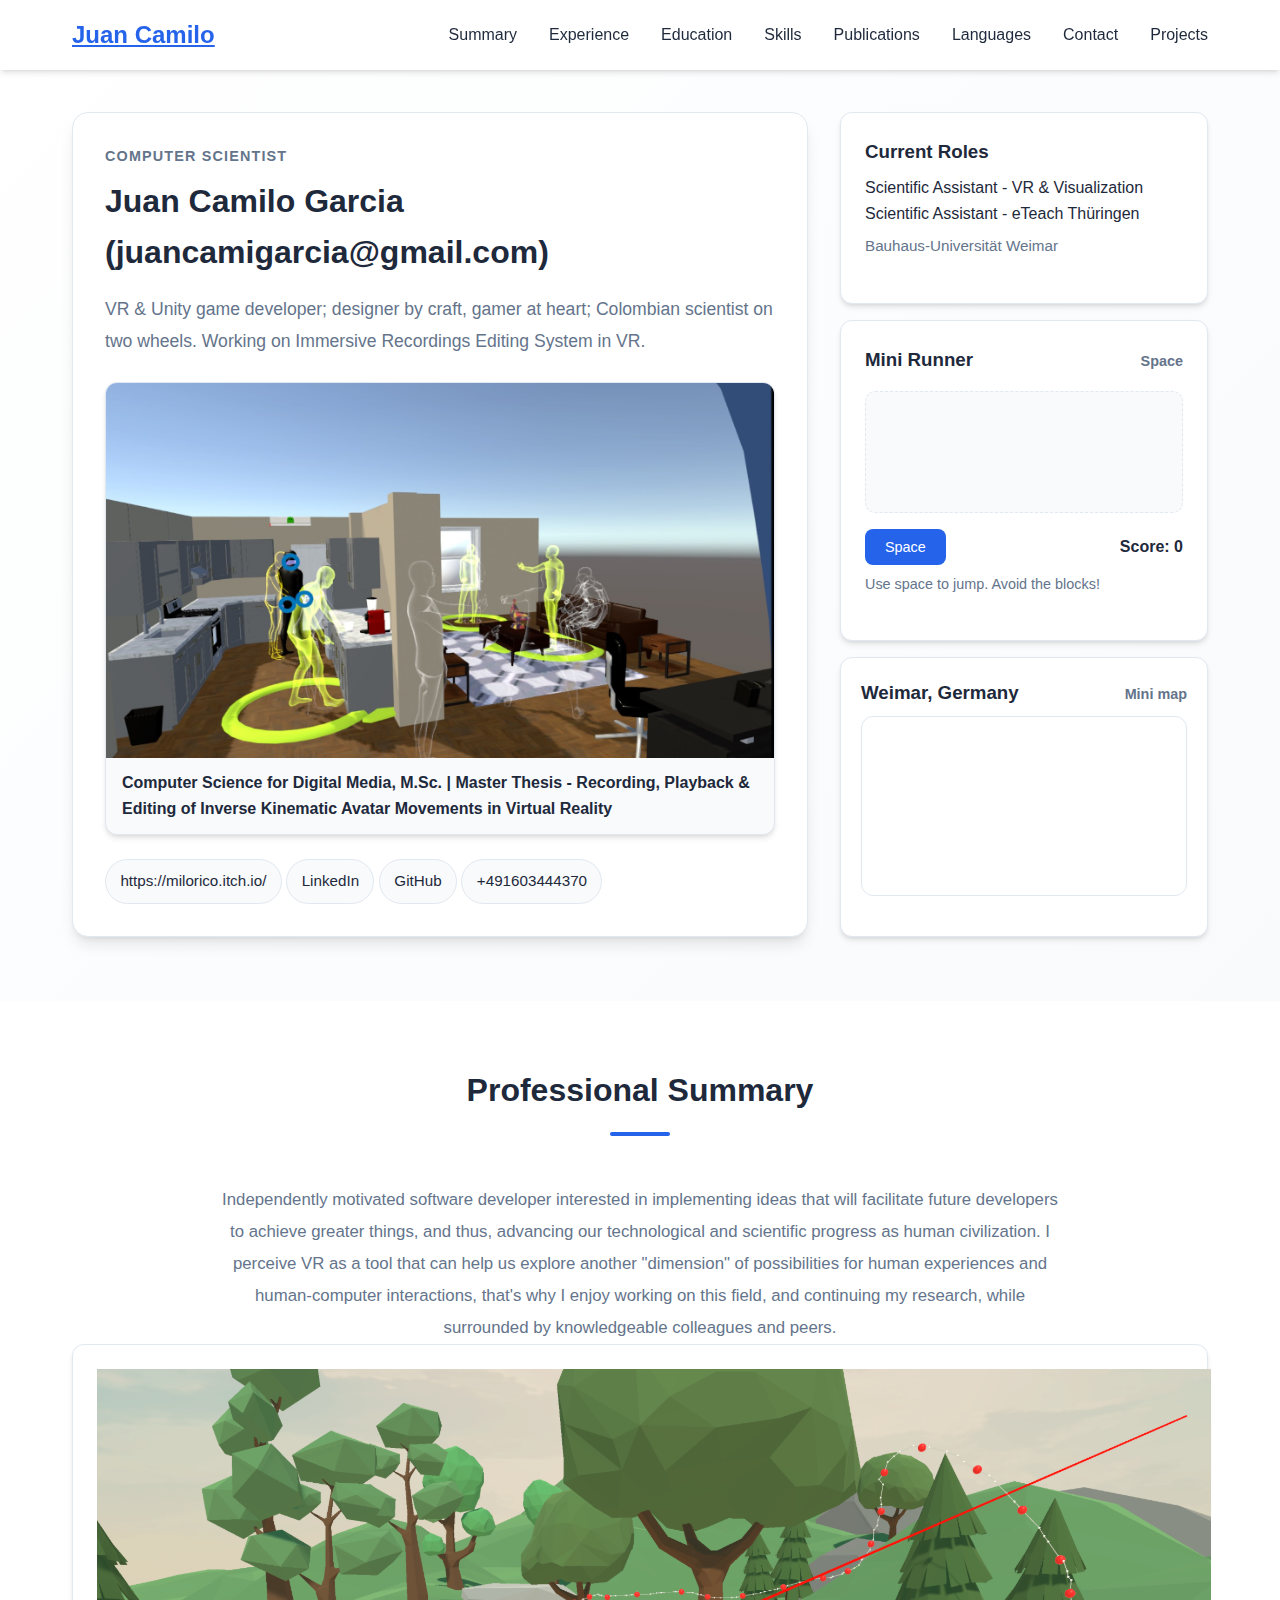
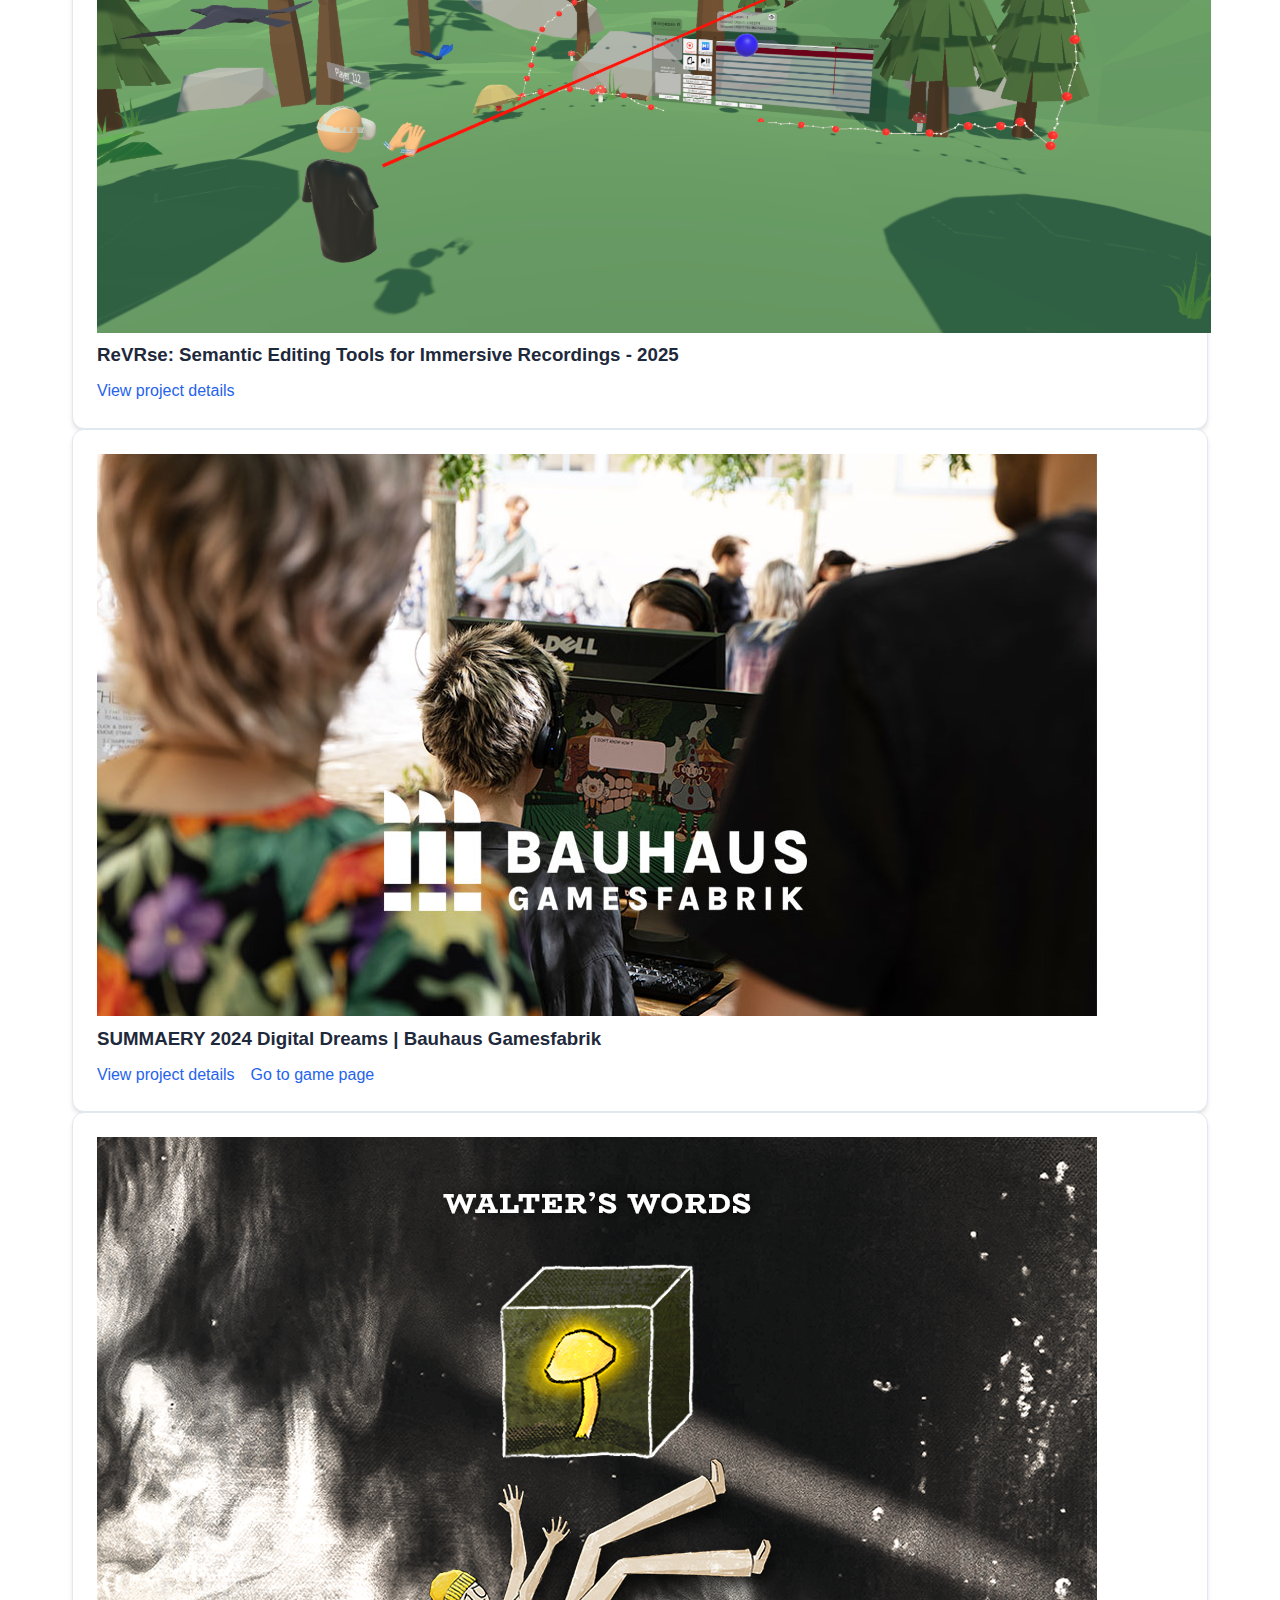
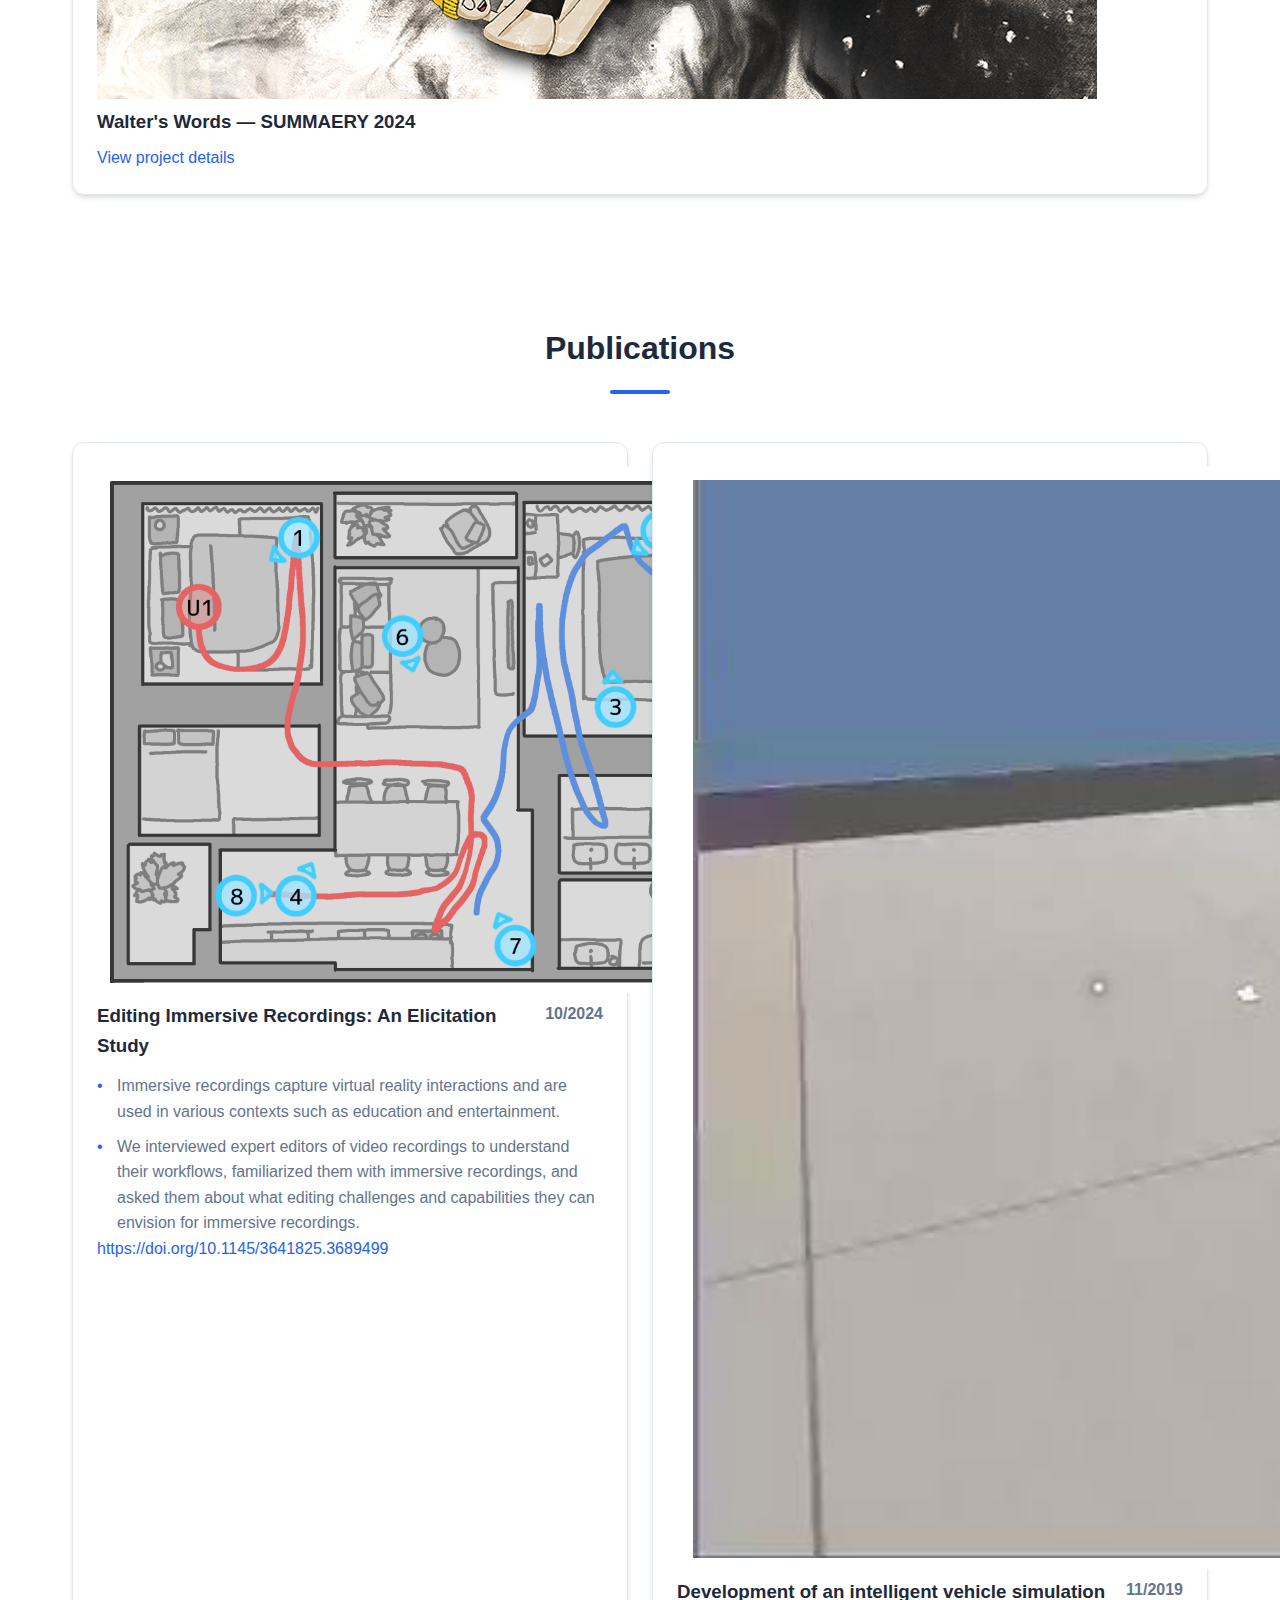
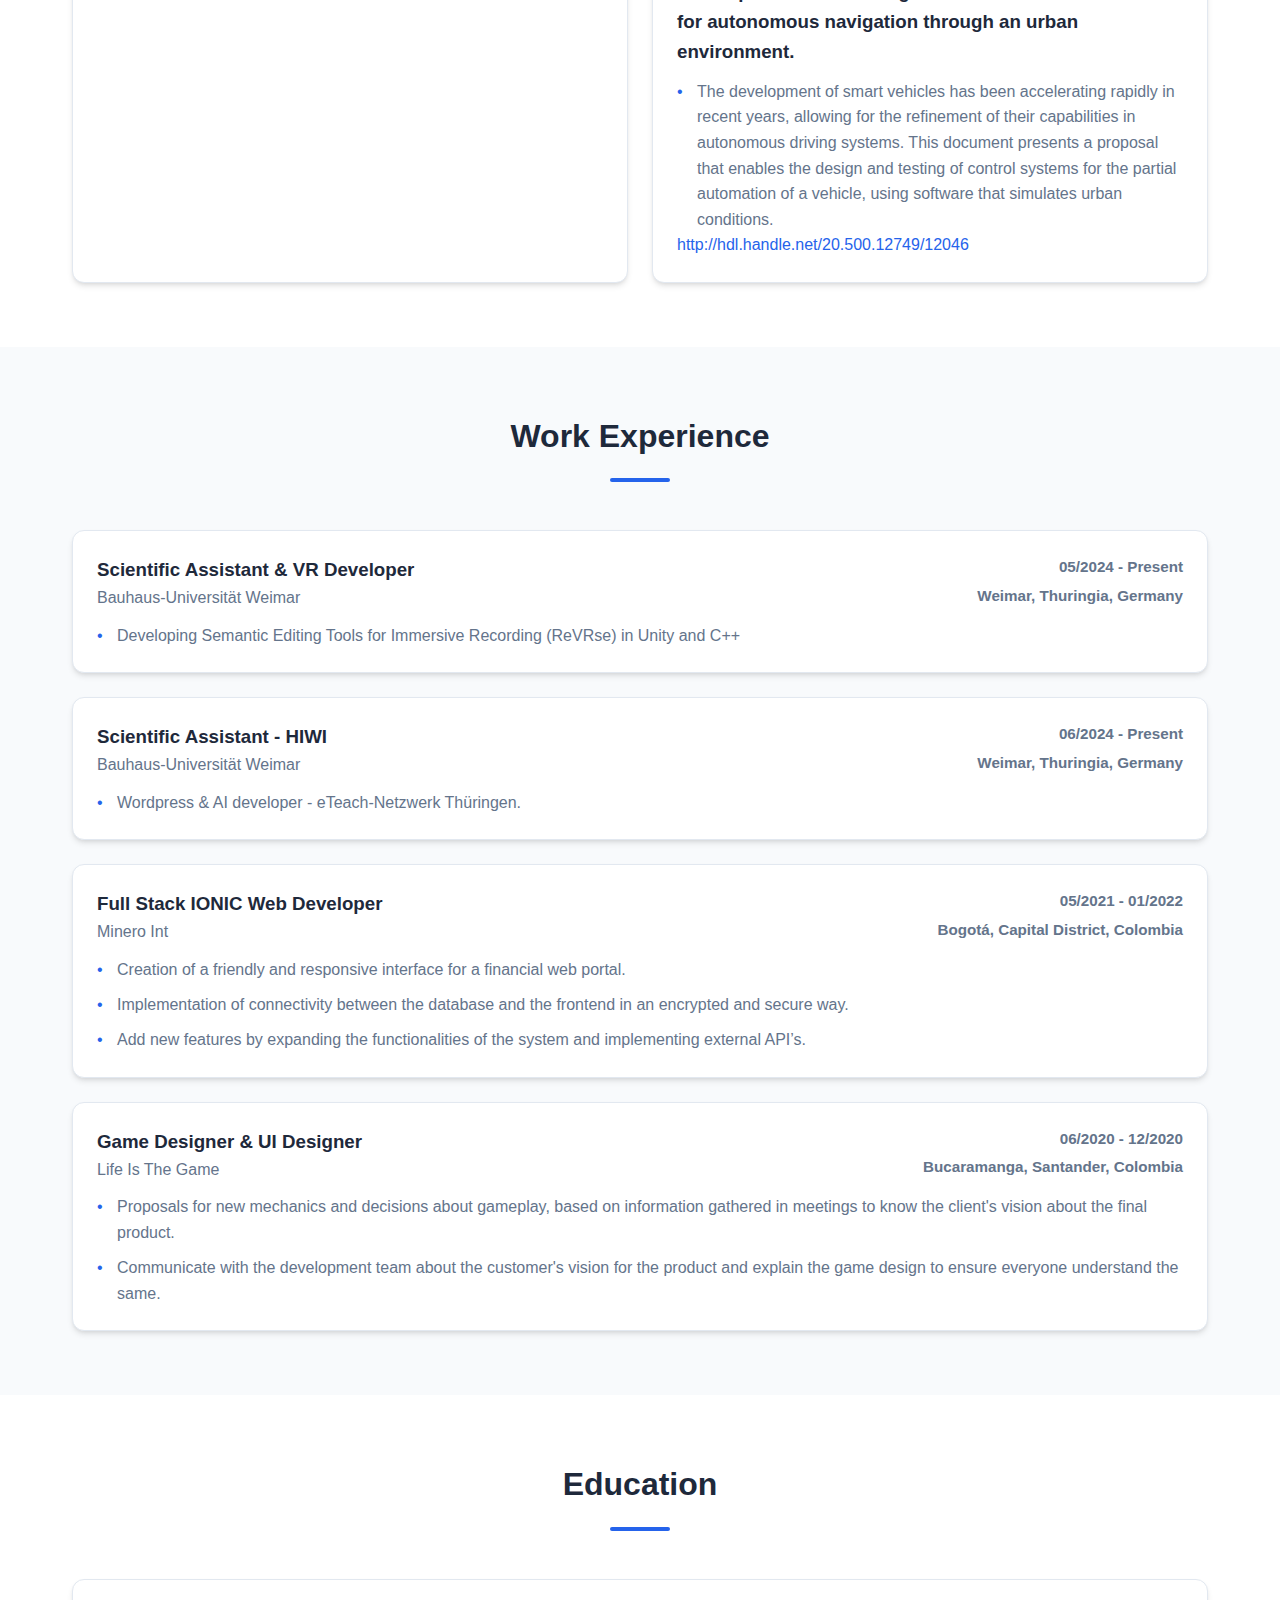
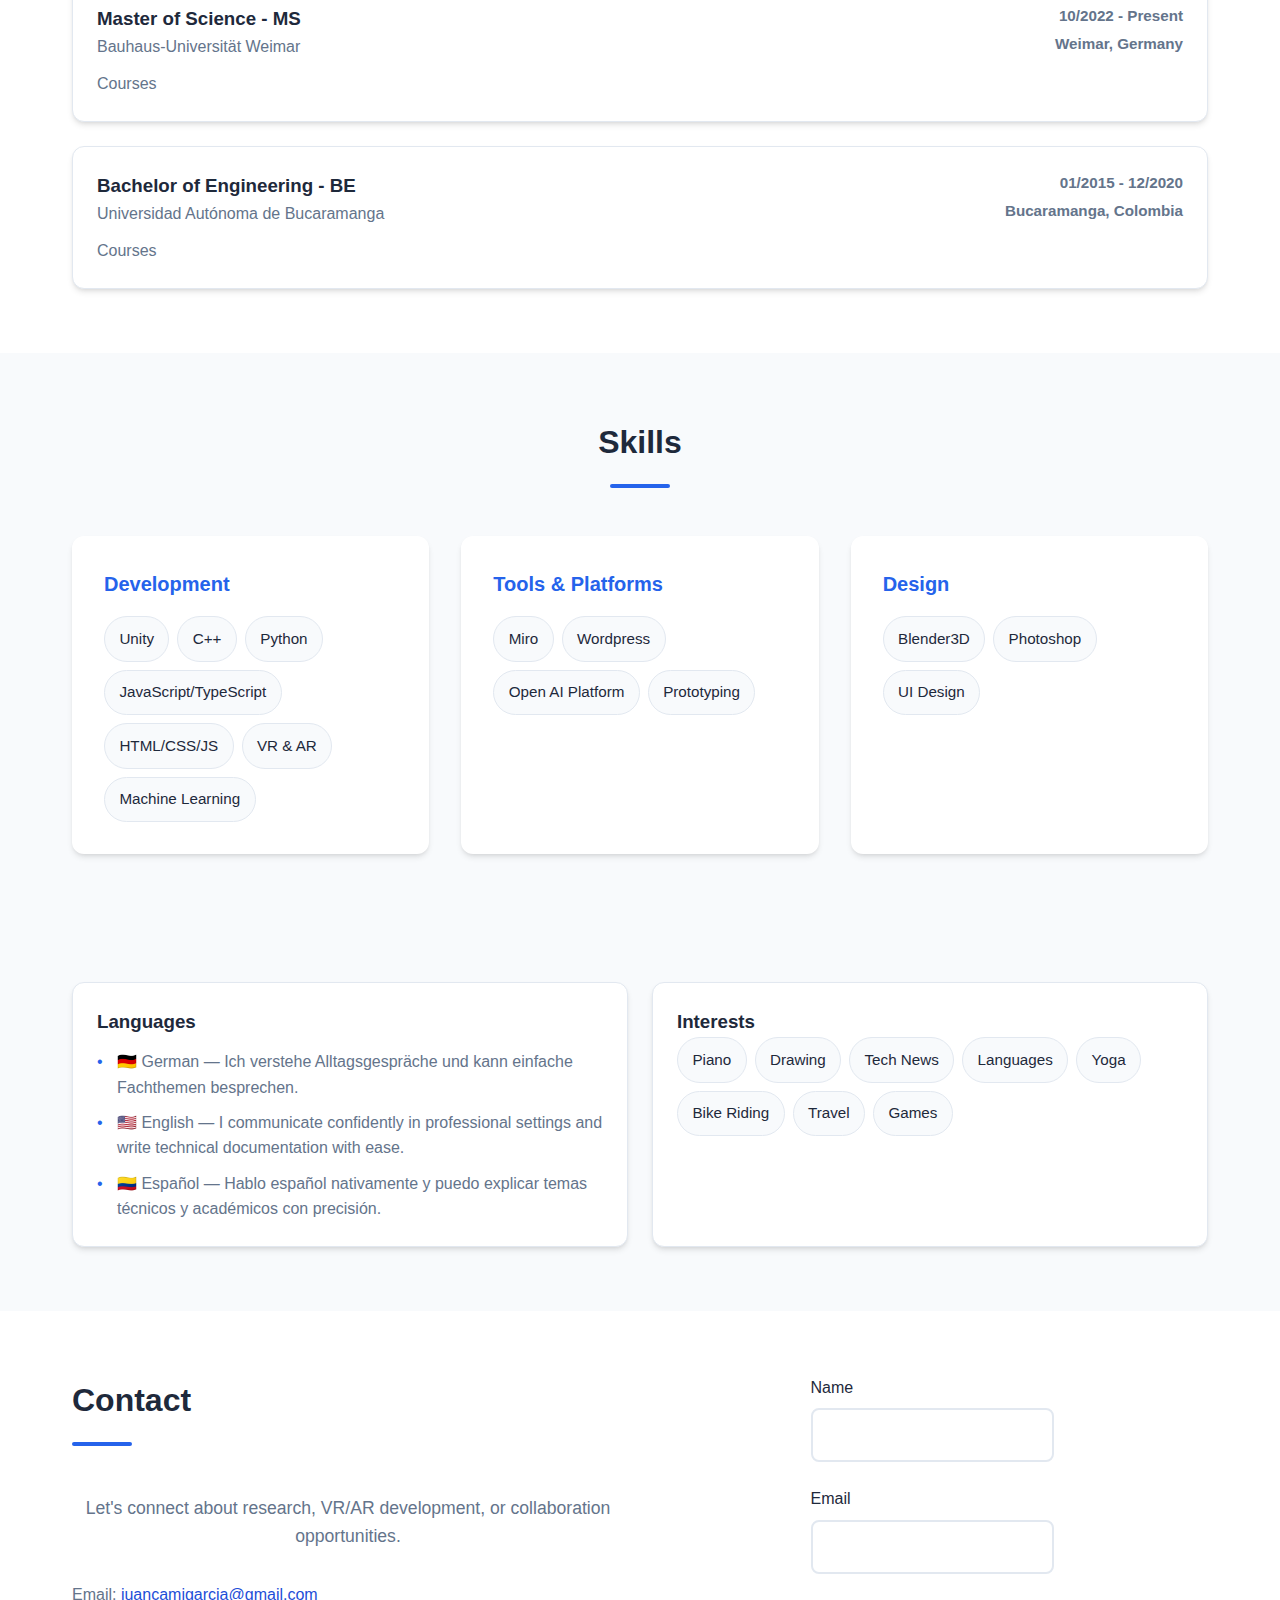
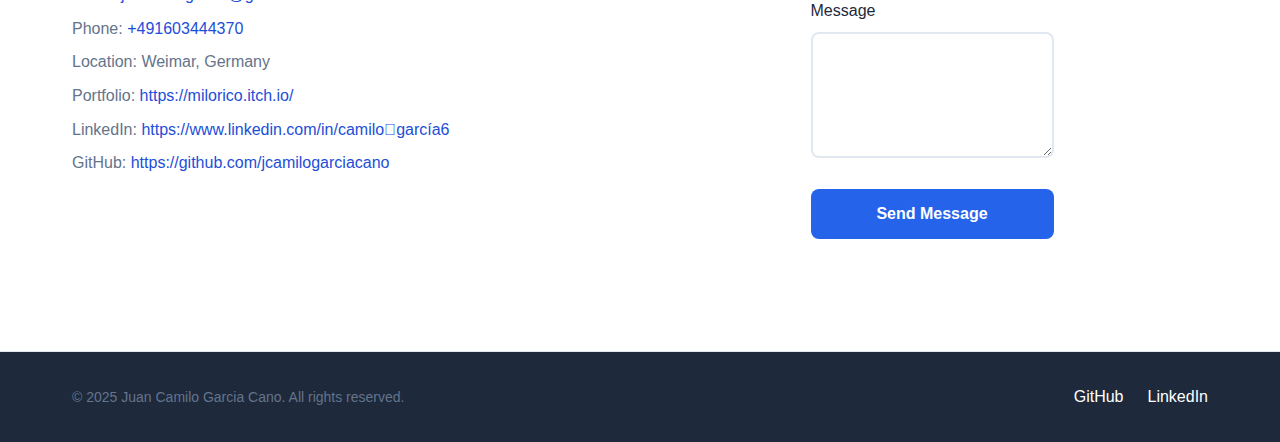
<file: index.html>
<!DOCTYPE html>
<html lang="en">
<head>
    <meta charset="UTF-8">
    <meta name="viewport" content="width=device-width, initial-scale=1.0">
    <title>Juan Camilo Garcia Cano - Portfolio</title>
    <link rel="stylesheet" href="styles.css">
</head>
<body>
    <header class="header">
        <nav class="nav">
            <a class="logo" href="index.html">Juan Camilo</a>
            <ul class="nav-links">
                <li><a href="#summary">Summary</a></li>
                <li><a href="#experience">Experience</a></li>
                <li><a href="#education">Education</a></li>
                <li><a href="#skills">Skills</a></li>
                <li><a href="#publications">Publications</a></li>
                <li><a href="#languages">Languages</a></li>
                <li><a href="#contact">Contact</a></li>
                <li><a href="projects.html">Projects</a></li>
            </ul>
            <button class="mobile-menu-btn" aria-label="Toggle menu">
                <span></span>
                <span></span>
                <span></span>
            </button>
        </nav>
    </header>

    <main class="cv-main">
        <section id="hero" class="cv-hero">
            <div class="container cv-hero-grid">
                <div class="cv-hero-left">
                    <p class="eyebrow">Computer Scientist</p>
                    <h1>Juan Camilo Garcia <span class="name-email">(juancamigarcia@gmail.com)</span></h1>
                    <p class="hero-lead">VR &amp; Unity game developer; designer by craft, gamer at heart; Colombian scientist on two wheels. Working on Immersive Recordings Editing System in VR.</p>
                    <figure class="thesis-figure">
                        <div class="thesis-image">
                            <img src="tesis.jpeg" alt="VR Avatar Editing thesis snapshot">
                        </div>
                        <figcaption>Computer Science for Digital Media, M.Sc. | Master Thesis - Recording, Playback &amp; Editing of Inverse Kinematic Avatar Movements in Virtual Reality</figcaption>
                    </figure>
                    <div class="contact-chips">
                        <a class="chip" href="https://milorico.itch.io/" target="_blank" rel="noopener noreferrer">https://milorico.itch.io/</a>
                        <a class="chip" href="https://www.linkedin.com/in/camilo-garc%C3%ADa6" target="_blank" rel="noopener noreferrer">LinkedIn</a>
                        <a class="chip" href="https://github.com/jcamilogarciacano" target="_blank" rel="noopener noreferrer">GitHub</a>
                        <span class="chip">+491603444370</span>
                    </div>
                </div>
                <div class="cv-hero-right">
                    <div class="fact-card">
                        <h3>Current Roles</h3>
                        <p>Scientific Assistant - VR &amp; Visualization</p>
                        <p>Scientific Assistant - eTeach Thüringen</p>
                        <p class="meta">Bauhaus-Universität Weimar</p>
                    </div>
                    <div class="fact-card game-card">
                        <div class="game-header">
                            <h3>Mini Runner</h3>
                            <span class="game-status" id="game-status">Space</span>
                        </div>
                        <canvas id="runner-canvas" width="420" height="160" aria-label="Mini runner game"></canvas>
                        <div class="game-controls">
                            <button id="runner-btn" class="btn btn-primary btn-small" type="button">Space</button>
                            <span class="game-score" id="game-score">Score: 0</span>
                        </div>
                        <p class="game-hint">Use space to jump. Avoid the blocks!</p>
                    </div>
                    <div class="fact-card map-card">
                        <div class="game-header">
                            <h3>Weimar, Germany</h3>
                            <span class="game-status">Mini map</span>
                        </div>
                        <div class="map-frame">
                            <iframe title="Weimar map" src="https://www.openstreetmap.org/export/embed.html?bbox=11.3000%2C50.9600%2C11.3600%2C50.9900&amp;layer=mapnik&amp;marker=50.9795%2C11.3235" allowfullscreen loading="lazy"></iframe>
                        </div>
                    </div>
                </div>
            </div>
        </section>

        <section id="summary" class="cv-section">
            <div class="container narrow">
                <h2 class="section-title">Professional Summary</h2>
                <p class="summary-text">Independently motivated software developer interested in implementing ideas that will facilitate future developers to achieve greater things, and thus, advancing our technological and scientific progress as human civilization. I perceive VR as a tool that can help us explore another "dimension" of possibilities for human experiences and human-computer interactions, that's why I enjoy working on this field, and continuing my research, while surrounded by knowledgeable colleagues and peers.</p>
            </div>
            <div class="container">
                <div class="summary-projects">
                    <article class="fact-card summary-project-card">
                        <div class="summary-project-image">
                            <img src="edit.png" alt="ReVRse: Semantic Editing Tools for Immersive Recordings">
                        </div>
                        <h3 class="thesis-caption">ReVRse: Semantic Editing Tools for Immersive Recordings - 2025</h3>
                        <a class="project-link" href="https://www.uni-weimar.de/de/universitaet/aktuell/veranstaltungskalender/highlights-des-jahres/2025/summaery/projekte/?tx_showcase_summaeryprojectpublic%5Baction%5D=show&amp;tx_showcase_summaeryprojectpublic%5Bcontroller%5D=Summaery&amp;tx_showcase_summaeryprojectpublic%5Bproject%5D=9922&amp;cHash=6c6881e447090526f6808bbd87b6b6ef" target="_blank" rel="noopener noreferrer">View project details</a>
                    </article>
                    <article class="fact-card summary-project-card">
                        <div class="summary-project-image">
                            <img src="gamesfabrik.jpg" alt="SUMMAERY 2024 Digital Dreams | Bauhaus Gamesfabrik">
                        </div>
                        <h3 class="thesis-caption">SUMMAERY 2024 Digital Dreams | Bauhaus Gamesfabrik</h3>
                        <div class="project-links dual">
                            <a class="project-link" href="https://www.uni-weimar.de/en/university/news/calendar/highlights-of-the-year/archive/2024/summaery/projects/?tx_showcase_summaeryprojectpublic%5Baction%5D=show&amp;tx_showcase_summaeryprojectpublic%5Bcontroller%5D=Summaery&amp;tx_showcase_summaeryprojectpublic%5Bproject%5D=7288&amp;cHash=2566b650b47732bef4e5534a5a885aea" target="_blank" rel="noopener noreferrer">View project details</a>
                            <a class="project-link" href="https://milorico.itch.io/mountain-peak" target="_blank" rel="noopener noreferrer">Go to game page</a>
                        </div>
                    </article>
                    <article class="fact-card summary-project-card">
                        <div class="summary-project-image">
                            <img src="walters_words.png" alt="Walter's Words — SUMMAERY 2024">
                        </div>
                        <h3 class="thesis-caption">Walter's Words — SUMMAERY 2024</h3>
                        <a class="project-link" href="https://www.uni-weimar.de/en/university/news/calendar/highlights-of-the-year/archive/2024/summaery/projects/?tx_showcase_summaeryprojectpublic%5Baction%5D=show&amp;tx_showcase_summaeryprojectpublic%5Bcontroller%5D=Summaery&amp;tx_showcase_summaeryprojectpublic%5Bproject%5D=7187&amp;cHash=500aeb6cb95ac135598feb2f8d7ade63" target="_blank" rel="noopener noreferrer">View project details</a>
                    </article>
                </div>
            </div>
        </section>

        <section id="publications" class="cv-section">
            <div class="container">
                <h2 class="section-title">Publications</h2>
                <div class="publication-grid">
                    <article class="publication-card">
                        <div class="pub-image">
                            <img src="elicitation.png" alt="Editing Immersive Recordings: An Elicitation Study">
                        </div>
                        <div class="pub-header">
                            <h3>Editing Immersive Recordings: An Elicitation Study</h3>
                            <span class="pub-date">10/2024</span>
                        </div>
                        <ul class="bullet-list">
                            <li>Immersive recordings capture virtual reality interactions and are used  in various contexts such as education and entertainment.</li>
                            <li>We interviewed expert editors of video  recordings to understand their  workflows, familiarized them with  immersive recordings, and asked them  about what editing challenges and  capabilities they can envision for  immersive recordings.</li>
                        </ul>
                        <a href="https://doi.org/10.1145/3641825.3689499" class="project-link" target="_blank" rel="noopener noreferrer">https://doi.org/10.1145/3641825.3689499</a>
                    </article>
                    <article class="publication-card">
                        <div class="pub-image">
                            <img src="autonomous.png" alt="Development of an intelligent vehicle simulation for autonomous navigation through an urban environment.">
                        </div>
                        <div class="pub-header">
                            <h3>Development of an intelligent vehicle simulation for autonomous navigation through an urban environment.</h3>
                            <span class="pub-date">11/2019</span>
                        </div>
                        <ul class="bullet-list">
                            <li>The development of smart vehicles has been accelerating rapidly in  recent years, allowing for the refinement of their capabilities in  autonomous driving systems. This document presents a proposal that  enables the design and testing of control systems for the partial  automation of a vehicle, using software that simulates urban conditions.</li>
                        </ul>
                        <a href="http://hdl.handle.net/20.500.12749/12046" class="project-link" target="_blank" rel="noopener noreferrer">http://hdl.handle.net/20.500.12749/12046</a>
                    </article>
                </div>
            </div>
        </section>

        <section id="experience" class="cv-section cv-alt">
            <div class="container">
                <h2 class="section-title">Work Experience</h2>
                <div class="timeline">
                    <article class="timeline-card">
                        <div class="timeline-header">
                            <div>
                                <h3>Scientific Assistant &amp; VR Developer</h3>
                                <p class="company">Bauhaus-Universität Weimar</p>
                            </div>
                            <div class="timeline-meta">
                                <span>05/2024 - Present</span>
                                <span class="location">Weimar, Thuringia, Germany</span>
                            </div>
                        </div>
                        <ul class="bullet-list">
                            <li>Developing Semantic Editing Tools for Immersive Recording (ReVRse) in Unity and C++</li>
                        </ul>
                    </article>
                    <article class="timeline-card">
                        <div class="timeline-header">
                            <div>
                                <h3>Scientific Assistant - HIWI</h3>
                                <p class="company">Bauhaus-Universität Weimar</p>
                            </div>
                            <div class="timeline-meta">
                                <span>06/2024 - Present</span>
                                <span class="location">Weimar, Thuringia, Germany</span>
                            </div>
                        </div>
                        <ul class="bullet-list">
                            <li>Wordpress &amp; AI developer - eTeach-Netzwerk Thüringen.</li>
                        </ul>
                    </article>
                    <article class="timeline-card">
                        <div class="timeline-header">
                            <div>
                                <h3>Full Stack IONIC Web Developer</h3>
                                <p class="company">Minero Int</p>
                            </div>
                            <div class="timeline-meta">
                                <span>05/2021 - 01/2022</span>
                                <span class="location">Bogotá, Capital District, Colombia</span>
                            </div>
                        </div>
                        <ul class="bullet-list">
                            <li>Creation of a friendly and responsive interface for a financial web portal.</li>
                            <li>Implementation of connectivity between the database and the frontend in an encrypted and secure way.</li>
                            <li>Add new features by expanding the functionalities of the system and implementing external API’s.</li>
                        </ul>
                    </article>
                    <article class="timeline-card">
                        <div class="timeline-header">
                            <div>
                                <h3>Game Designer &amp; UI Designer</h3>
                                <p class="company">Life Is The Game</p>
                            </div>
                            <div class="timeline-meta">
                                <span>06/2020 - 12/2020</span>
                                <span class="location">Bucaramanga, Santander, Colombia</span>
                            </div>
                        </div>
                        <ul class="bullet-list">
                            <li>Proposals for new mechanics and decisions about gameplay, based on information gathered in meetings to know the client's vision about the final product.</li>
                            <li>Communicate with the development team about the customer's vision for the product and explain the game design to ensure everyone understand the same.</li>
                        </ul>
                    </article>
                </div>
            </div>
        </section>

        <section id="education" class="cv-section">
            <div class="container">
                <h2 class="section-title">Education</h2>
                <div class="timeline">
                    <article class="timeline-card">
                        <div class="timeline-header">
                            <div>
                                <h3>Master of Science - MS</h3>
                                <p class="company">Bauhaus-Universität Weimar</p>
                            </div>
                            <div class="timeline-meta">
                                <span>10/2022 - Present</span>
                                <span class="location">Weimar, Germany</span>
                            </div>
                        </div>
                        <p class="course-note">Courses</p>
                    </article>
                    <article class="timeline-card">
                        <div class="timeline-header">
                            <div>
                                <h3>Bachelor of Engineering - BE</h3>
                                <p class="company">Universidad Autónoma de Bucaramanga</p>
                            </div>
                            <div class="timeline-meta">
                                <span>01/2015 - 12/2020</span>
                                <span class="location">Bucaramanga, Colombia</span>
                            </div>
                        </div>
                        <p class="course-note">Courses</p>
                    </article>
                </div>
            </div>
        </section>

        <section id="skills" class="cv-section cv-alt">
            <div class="container">
                <h2 class="section-title">Skills</h2>
                <div class="skills-grid">
                    <div class="skill-card">
                        <h3>Development</h3>
                        <div class="chip-row">
                            <span class="chip">Unity</span>
                            <span class="chip">C++</span>
                            <span class="chip">Python</span>
                            <span class="chip">JavaScript/TypeScript</span>
                            <span class="chip">HTML/CSS/JS</span>
                            <span class="chip">VR &amp; AR</span>
                            <span class="chip">Machine Learning</span>
                        </div>
                    </div>
                    <div class="skill-card">
                        <h3>Tools &amp; Platforms</h3>
                        <div class="chip-row">
                            <span class="chip">Miro</span>
                            <span class="chip">Wordpress</span>
                            <span class="chip">Open AI Platform</span>
                            <span class="chip">Prototyping</span>
                        </div>
                    </div>
                    <div class="skill-card">
                        <h3>Design</h3>
                        <div class="chip-row">
                            <span class="chip">Blender3D</span>
                            <span class="chip">Photoshop</span>
                            <span class="chip">UI Design</span>
                        </div>
                    </div>
                </div>
            </div>
        </section>

        <section id="languages" class="cv-section cv-alt">
            <div class="container split-columns">
                <div class="info-card">
                    <h3>Languages</h3>
                    <ul class="bullet-list">
                        <li>🇩🇪 German — Ich verstehe Alltagsgespräche und kann einfache Fachthemen besprechen.</li>
                        <li>🇺🇸 English — I communicate confidently in professional settings and write technical documentation with ease.</li>
                        <li>🇨🇴 Español — Hablo español nativamente y puedo explicar temas técnicos y académicos con precisión.</li>
                    </ul>
                </div>
                <div class="info-card">
                    <h3>Interests</h3>
                    <div class="chip-row">
                        <span class="chip">Piano</span>
                        <span class="chip">Drawing</span>
                        <span class="chip">Tech News</span>
                        <span class="chip">Languages</span>
                        <span class="chip">Yoga</span>
                        <span class="chip">Bike Riding</span>
                        <span class="chip">Travel</span>
                        <span class="chip">Games</span>
                    </div>
                </div>
            </div>
        </section>

        <section id="contact" class="cv-section contact">
            <div class="container contact-grid">
                <div class="contact-details">
                    <h2 class="section-title align-left">Contact</h2>
                    <p class="contact-intro">Let's connect about research, VR/AR development, or collaboration opportunities.</p>
                    <ul class="contact-list">
                        <li>Email: <a href="mailto:juancamigarcia@gmail.com">juancamigarcia@gmail.com</a></li>
                        <li>Phone: <a href="tel:+491603444370">+491603444370</a></li>
                        <li>Location: Weimar, Germany</li>
                        <li>Portfolio: <a href="https://milorico.itch.io/" target="_blank" rel="noopener noreferrer">https://milorico.itch.io/</a></li>
                        <li>LinkedIn: <a href="https://www.linkedin.com/in/camilo￾garcía6" target="_blank" rel="noopener noreferrer">https://www.linkedin.com/in/camilo￾garcía6</a></li>
                        <li>GitHub: <a href="https://github.com/jcamilogarciacano" target="_blank" rel="noopener noreferrer">https://github.com/jcamilogarciacano</a></li>
                    </ul>
                </div>
                <form class="contact-form" id="contact-form">
                    <div class="form-group">
                        <label for="name">Name</label>
                        <input type="text" id="name" name="name" required>
                    </div>
                    <div class="form-group">
                        <label for="email">Email</label>
                        <input type="email" id="email" name="email" required>
                    </div>
                    <div class="form-group">
                        <label for="message">Message</label>
                        <textarea id="message" name="message" rows="5" required></textarea>
                    </div>
                    <button type="submit" class="submit-button">Send Message</button>
                </form>
            </div>
        </section>
    </main>

    <footer class="footer">
        <div class="container">
            <p>&copy; 2025 Juan Camilo Garcia Cano. All rights reserved.</p>
            <div class="social-links">
                <a href="https://github.com/jcamilogarciacano" target="_blank" rel="noopener noreferrer" aria-label="GitHub">GitHub</a>
                <a href="https://www.linkedin.com/in/camilo￾garcía6" target="_blank" rel="noopener noreferrer" aria-label="LinkedIn">LinkedIn</a>
            </div>
        </div>
    </footer>

    <script src="script.js"></script>
</body>
</html>
</file>
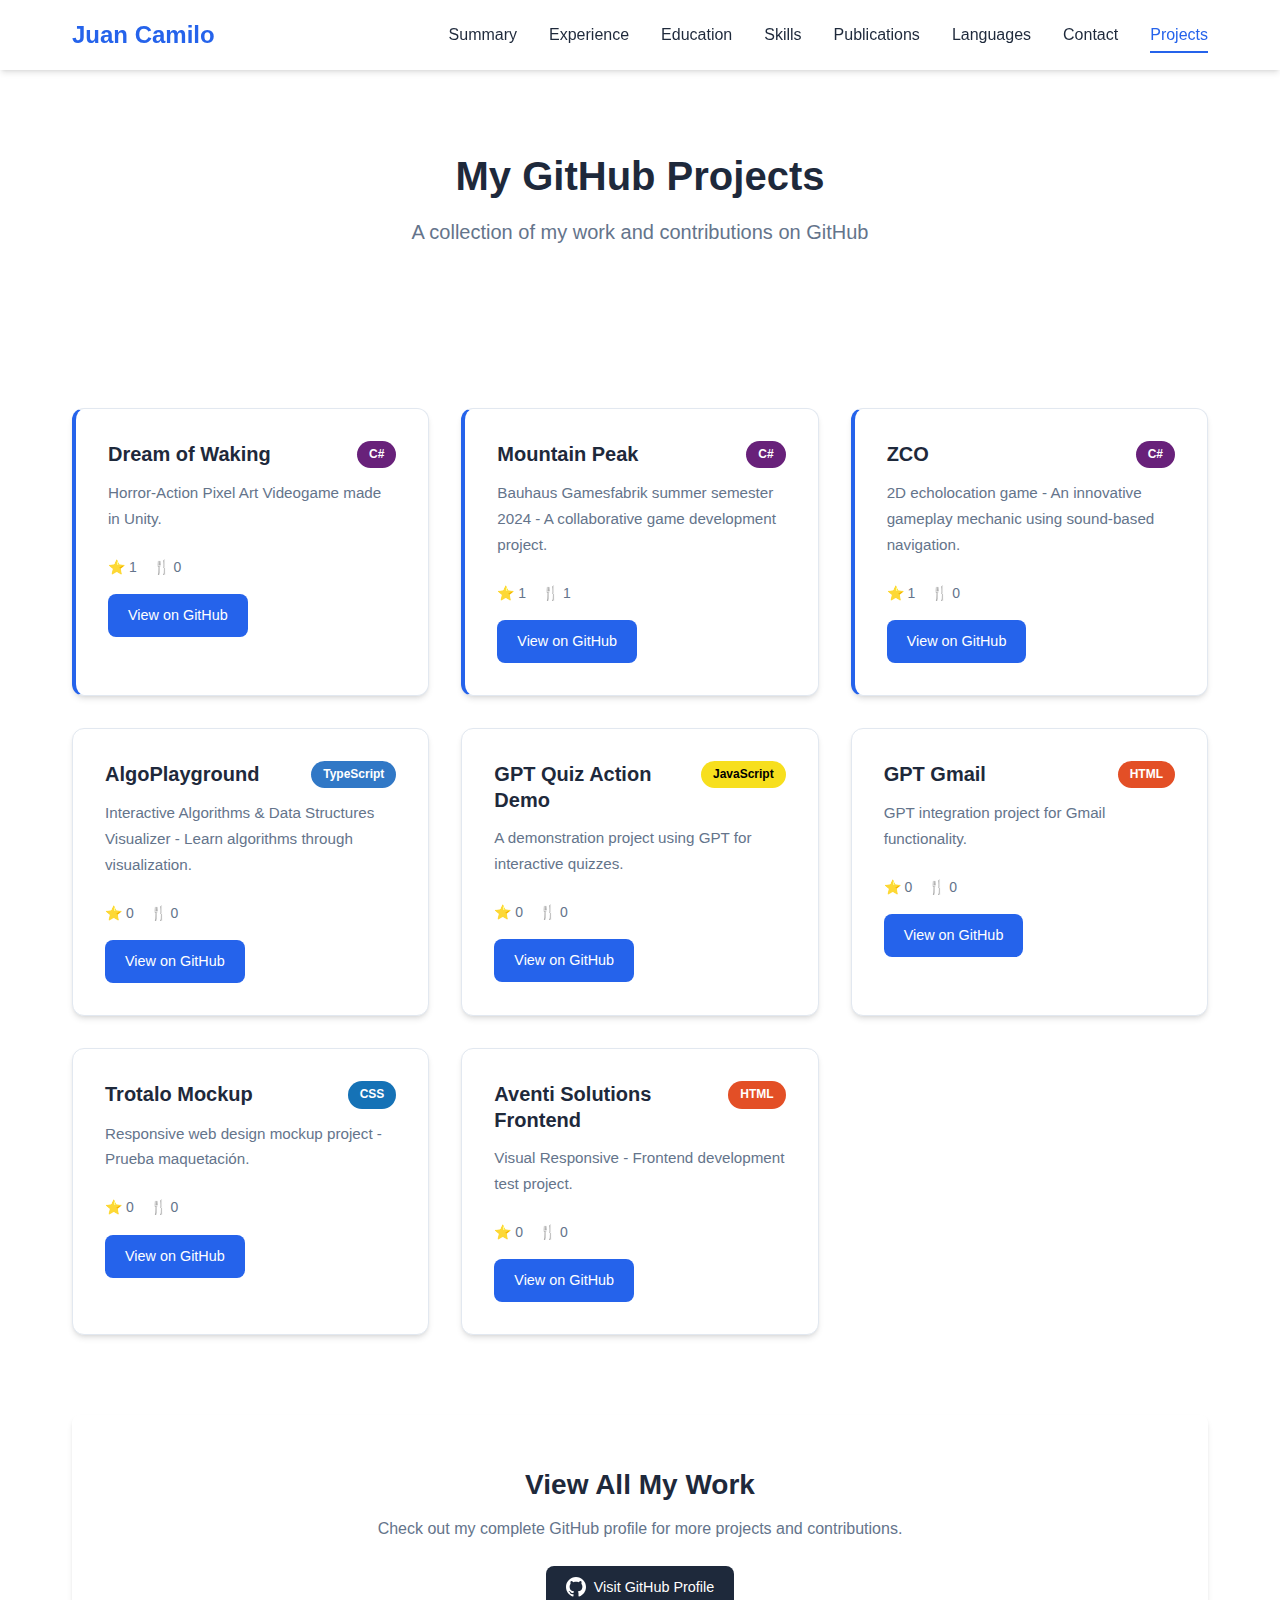
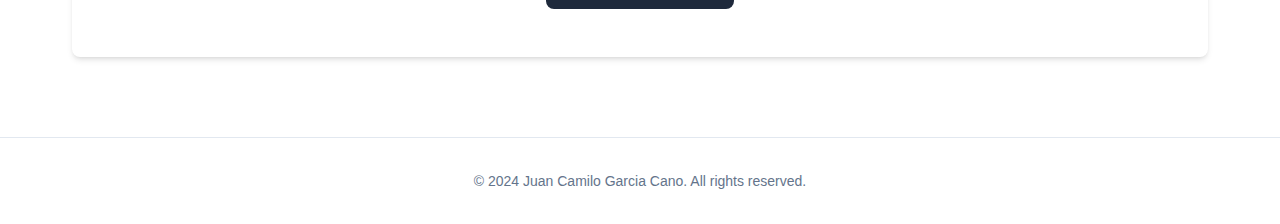
<file: projects.html>
<!DOCTYPE html>
<html lang="en">
<head>
    <meta charset="UTF-8">
    <meta name="viewport" content="width=device-width, initial-scale=1.0">
    <title>My Projects - Juan Camilo Garcia Cano</title>
    <link rel="stylesheet" href="styles.css">
</head>
<body>
    <header class="header">
        <nav class="nav">
            <div class="logo">Juan Camilo</div>
            <ul class="nav-links">
                <li><a href="index.html#summary">Summary</a></li>
                <li><a href="index.html#experience">Experience</a></li>
                <li><a href="index.html#education">Education</a></li>
                <li><a href="index.html#skills">Skills</a></li>
                <li><a href="index.html#publications">Publications</a></li>
                <li><a href="index.html#languages">Languages</a></li>
                <li><a href="index.html#contact">Contact</a></li>
                <li><a href="projects.html" class="active">Projects</a></li>
            </ul>
            <button class="mobile-menu-btn" aria-label="Toggle menu">
                <span></span>
                <span></span>
                <span></span>
            </button>
        </nav>
    </header>

    <main class="projects-main">
        <section class="projects-hero">
            <h1>My GitHub Projects</h1>
            <p>A collection of my work and contributions on GitHub</p>
        </section>

        <section class="projects-grid">
            <article class="project-card featured">
                <div class="project-header">
                    <h2>Dream of Waking</h2>
                    <span class="language-badge csharp">C#</span>
                </div>
                <p class="project-description">Horror-Action Pixel Art Videogame made in Unity.</p>
                <div class="project-stats">
                    <span class="stars">⭐ 1</span>
                    <span class="forks">🍴 0</span>
                </div>
                <div class="project-links">
                    <a href="https://github.com/jcamilogarciacano/Dream-of-Waking" target="_blank" rel="noopener noreferrer" class="btn btn-primary">View on GitHub</a>
                </div>
            </article>

            <article class="project-card featured">
                <div class="project-header">
                    <h2>Mountain Peak</h2>
                    <span class="language-badge csharp">C#</span>
                </div>
                <p class="project-description">Bauhaus Gamesfabrik summer semester 2024 - A collaborative game development project.</p>
                <div class="project-stats">
                    <span class="stars">⭐ 1</span>
                    <span class="forks">🍴 1</span>
                </div>
                <div class="project-links">
                    <a href="https://github.com/jcamilogarciacano/BUW-Gamesfabrik-2024-Mountain-Peak" target="_blank" rel="noopener noreferrer" class="btn btn-primary">View on GitHub</a>
                </div>
            </article>

            <article class="project-card featured">
                <div class="project-header">
                    <h2>ZCO</h2>
                    <span class="language-badge csharp">C#</span>
                </div>
                <p class="project-description">2D echolocation game - An innovative gameplay mechanic using sound-based navigation.</p>
                <div class="project-stats">
                    <span class="stars">⭐ 1</span>
                    <span class="forks">🍴 0</span>
                </div>
                <div class="project-links">
                    <a href="https://github.com/jcamilogarciacano/ZCO" target="_blank" rel="noopener noreferrer" class="btn btn-primary">View on GitHub</a>
                </div>
            </article>

            <article class="project-card">
                <div class="project-header">
                    <h2>AlgoPlayground</h2>
                    <span class="language-badge typescript">TypeScript</span>
                </div>
                <p class="project-description">Interactive Algorithms & Data Structures Visualizer - Learn algorithms through visualization.</p>
                <div class="project-stats">
                    <span class="stars">⭐ 0</span>
                    <span class="forks">🍴 0</span>
                </div>
                <div class="project-links">
                    <a href="https://github.com/jcamilogarciacano/AlgoPlayground" target="_blank" rel="noopener noreferrer" class="btn btn-primary">View on GitHub</a>
                </div>
            </article>

            <article class="project-card">
                <div class="project-header">
                    <h2>GPT Quiz Action Demo</h2>
                    <span class="language-badge javascript">JavaScript</span>
                </div>
                <p class="project-description">A demonstration project using GPT for interactive quizzes.</p>
                <div class="project-stats">
                    <span class="stars">⭐ 0</span>
                    <span class="forks">🍴 0</span>
                </div>
                <div class="project-links">
                    <a href="https://github.com/jcamilogarciacano/gpt-quiz-action-demo" target="_blank" rel="noopener noreferrer" class="btn btn-primary">View on GitHub</a>
                </div>
            </article>

            <article class="project-card">
                <div class="project-header">
                    <h2>GPT Gmail</h2>
                    <span class="language-badge html">HTML</span>
                </div>
                <p class="project-description">GPT integration project for Gmail functionality.</p>
                <div class="project-stats">
                    <span class="stars">⭐ 0</span>
                    <span class="forks">🍴 0</span>
                </div>
                <div class="project-links">
                    <a href="https://github.com/jcamilogarciacano/GPT-Gmail" target="_blank" rel="noopener noreferrer" class="btn btn-primary">View on GitHub</a>
                </div>
            </article>

            <article class="project-card">
                <div class="project-header">
                    <h2>Trotalo Mockup</h2>
                    <span class="language-badge css">CSS</span>
                </div>
                <p class="project-description">Responsive web design mockup project - Prueba maquetación.</p>
                <div class="project-stats">
                    <span class="stars">⭐ 0</span>
                    <span class="forks">🍴 0</span>
                </div>
                <div class="project-links">
                    <a href="https://github.com/jcamilogarciacano/Maquetacion_Trotalo" target="_blank" rel="noopener noreferrer" class="btn btn-primary">View on GitHub</a>
                </div>
            </article>

            <article class="project-card">
                <div class="project-header">
                    <h2>Aventi Solutions Frontend</h2>
                    <span class="language-badge html">HTML</span>
                </div>
                <p class="project-description">Visual Responsive - Frontend development test project.</p>
                <div class="project-stats">
                    <span class="stars">⭐ 0</span>
                    <span class="forks">🍴 0</span>
                </div>
                <div class="project-links">
                    <a href="https://github.com/jcamilogarciacano/pruebaFrontEndAventiSolutions" target="_blank" rel="noopener noreferrer" class="btn btn-primary">View on GitHub</a>
                </div>
            </article>
        </section>

        <section class="github-profile">
            <h2>View All My Work</h2>
            <p>Check out my complete GitHub profile for more projects and contributions.</p>
            <a href="https://github.com/jcamilogarciacano" target="_blank" rel="noopener noreferrer" class="btn btn-secondary">
                <svg xmlns="http://www.w3.org/2000/svg" width="20" height="20" viewBox="0 0 24 24" fill="currentColor">
                    <path d="M12 0c-6.626 0-12 5.373-12 12 0 5.302 3.438 9.8 8.207 11.387.599.111.793-.261.793-.577v-2.234c-3.338.726-4.033-1.416-4.033-1.416-.546-1.387-1.333-1.756-1.333-1.756-1.089-.745.083-.729.083-.729 1.205.084 1.839 1.237 1.839 1.237 1.07 1.834 2.807 1.304 3.492.997.107-.775.418-1.305.762-1.604-2.665-.305-5.467-1.334-5.467-5.931 0-1.311.469-2.381 1.236-3.221-.124-.303-.535-1.524.117-3.176 0 0 1.008-.322 3.301 1.23.957-.266 1.983-.399 3.003-.404 1.02.005 2.047.138 3.006.404 2.291-1.552 3.297-1.23 3.297-1.23.653 1.653.242 2.874.118 3.176.77.84 1.235 1.911 1.235 3.221 0 4.609-2.807 5.624-5.479 5.921.43.372.823 1.102.823 2.222v3.293c0 .319.192.694.801.576 4.765-1.589 8.199-6.086 8.199-11.386 0-6.627-5.373-12-12-12z"/>
                </svg>
                Visit GitHub Profile
            </a>
        </section>
    </main>

    <footer>
        <p>&copy; 2024 Juan Camilo Garcia Cano. All rights reserved.</p>
    </footer>
    <script src="script.js"></script>
</body>
</html>
</file>
<file: styles.css>
/* Reset and Base Styles */
*,
*::before,
*::after {
    box-sizing: border-box;
    margin: 0;
    padding: 0;
}

:root {
    --primary-color: #2563eb;
    --primary-dark: #1d4ed8;
    --secondary-color: #64748b;
    --text-color: #1e293b;
    --text-light: #64748b;
    --background: #ffffff;
    --background-alt: #f8fafc;
    --border-color: #e2e8f0;
    --shadow: 0 4px 6px -1px rgba(0, 0, 0, 0.1), 0 2px 4px -2px rgba(0, 0, 0, 0.1);
    --shadow-lg: 0 10px 15px -3px rgba(0, 0, 0, 0.1), 0 4px 6px -4px rgba(0, 0, 0, 0.1);
    --transition: all 0.3s ease;
    --radius: 8px;
}

html {
    scroll-behavior: smooth;
}

body {
    font-family: -apple-system, BlinkMacSystemFont, 'Segoe UI', Roboto, Oxygen, Ubuntu, Cantarell, sans-serif;
    line-height: 1.6;
    color: var(--text-color);
    background-color: var(--background);
}

.container {
    max-width: 1200px;
    margin: 0 auto;
    padding: 0 2rem;
}

/* Header and Navigation */
.header {
    position: fixed;
    top: 0;
    left: 0;
    right: 0;
    background: rgba(255, 255, 255, 0.95);
    backdrop-filter: blur(10px);
    z-index: 1000;
    box-shadow: var(--shadow);
}

.nav {
    display: flex;
    justify-content: space-between;
    align-items: center;
    padding: 1rem 2rem;
    max-width: 1200px;
    margin: 0 auto;
}

.logo {
    font-size: 1.5rem;
    font-weight: 700;
    color: var(--primary-color);
}

.nav-links {
    display: flex;
    list-style: none;
    gap: 2rem;
}

.nav-links a {
    text-decoration: none;
    color: var(--text-color);
    font-weight: 500;
    transition: var(--transition);
    padding: 0.5rem 0;
    border-bottom: 2px solid transparent;
}

.nav-links a:hover,
.nav-links a.active {
    color: var(--primary-color);
    border-bottom-color: var(--primary-color);
}

.mobile-menu-btn {
    display: none;
    flex-direction: column;
    gap: 5px;
    background: none;
    border: none;
    cursor: pointer;
    padding: 5px;
}

.mobile-menu-btn span {
    display: block;
    width: 25px;
    height: 3px;
    background: var(--text-color);
    border-radius: 2px;
    transition: var(--transition);
}

/* Hero Section */
.hero {
    min-height: 100vh;
    display: flex;
    align-items: center;
    justify-content: center;
    padding: 6rem 2rem 4rem;
    background: linear-gradient(135deg, var(--background) 0%, var(--background-alt) 100%);
}

.hero-content {
    text-align: center;
    max-width: 800px;
}

.hero-content h1 {
    font-size: 3rem;
    margin-bottom: 1rem;
    line-height: 1.2;
}

.highlight {
    color: var(--primary-color);
}

.tagline {
    font-size: 1.25rem;
    color: var(--text-light);
    margin-bottom: 2rem;
}

.cta-button {
    display: inline-block;
    padding: 1rem 2rem;
    background: var(--primary-color);
    color: white;
    text-decoration: none;
    border-radius: 8px;
    font-weight: 600;
    transition: var(--transition);
}

.cta-button:hover {
    background: var(--primary-dark);
    transform: translateY(-2px);
    box-shadow: var(--shadow-lg);
}

/* CV Layout */
.cv-main {
    max-width: 100%;
    padding: 0;
}

.cv-hero {
    padding: 7rem 0 4rem;
    background: linear-gradient(135deg, var(--background) 0%, var(--background-alt) 100%);
}

.cv-hero-grid {
    display: grid;
    grid-template-columns: 2fr 1fr;
    gap: 2rem;
    align-items: stretch;
}

.cv-hero-left {
    background: var(--background);
    padding: 2rem;
    border-radius: 16px;
    box-shadow: var(--shadow-lg);
    border: 1px solid var(--border-color);
}

.cv-hero-right {
    display: grid;
    gap: 1rem;
}

.eyebrow {
    text-transform: uppercase;
    letter-spacing: 0.08em;
    font-weight: 700;
    color: var(--text-light);
    font-size: 0.9rem;
    margin-bottom: 0.5rem;
}

.hero-lead {
    font-size: 1.1rem;
    color: var(--text-light);
    margin: 1rem 0 1.5rem;
    line-height: 1.8;
}

.hero-actions {
    display: flex;
    gap: 1rem;
    flex-wrap: wrap;
    margin-bottom: 1.25rem;
}

.thesis-figure {
    margin: 1rem 0 1.5rem;
    border: 1px solid var(--border-color);
    border-radius: 12px;
    overflow: hidden;
    box-shadow: var(--shadow);
    background: var(--background-alt);
}

.thesis-image {
    position: relative;
    aspect-ratio: 16 / 9;
    overflow: hidden;
    background: #0f172a;
}

.thesis-figure img {
    width: 100%;
    height: 100%;
    object-fit: cover;
    display: block;
}

.thesis-figure figcaption {
    padding: 0.75rem 1rem;
    font-weight: 600;
    color: var(--text-color);
}

<<<<<<< ours
=======
.thesis-secondary {
    margin: 1rem 0 1.5rem;
    padding: 0;
    border: 1px solid var(--border-color);
    border-radius: 12px;
    overflow: hidden;
    box-shadow: var(--shadow);
    background: var(--background-alt);
}

.thesis-secondary .thesis-image {
    margin: 0;
    width: 100%;
    aspect-ratio: 16 / 9;
    overflow: hidden;
}

.thesis-secondary .thesis-image img {
    width: 100%;
    height: 100%;
    object-fit: cover;
    display: block;
}

.thesis-secondary .full-bleed {
    max-width: none;
    width: 100%;
}

.thesis-secondary .thesis-caption {
    padding: 0.75rem 1rem 0.25rem;
    font-weight: 600;
    color: var(--text-color);
}

.thesis-secondary h3 {
    margin-bottom: 0.5rem;
}

.thesis-secondary p {
    color: var(--text-light);
    line-height: 1.6;
    padding: 0 1rem 1rem;
}

>>>>>>> theirs
.contact-chips {
    display: flex;
    flex-wrap: wrap;
    gap: 0.75rem;
}

.chip {
    display: inline-flex;
    align-items: center;
    gap: 0.35rem;
    padding: 0.6rem 0.9rem;
    background: var(--background-alt);
    border: 1px solid var(--border-color);
    border-radius: 999px;
    font-size: 0.95rem;
    color: var(--text-color);
    text-decoration: none;
    transition: var(--transition);
}

.chip:hover {
    border-color: var(--primary-color);
    color: var(--primary-color);
}

.fact-card {
    background: var(--background);
    padding: 1.5rem;
    border-radius: 12px;
    box-shadow: var(--shadow);
    border: 1px solid var(--border-color);
}

.fact-card h3 {
    margin-bottom: 0.5rem;
}

.fact-card .meta {
    color: var(--text-light);
    font-size: 0.95rem;
    margin-top: 0.5rem;
}

.game-card canvas {
    width: 100%;
    background: var(--background-alt);
    border: 1px dashed var(--border-color);
    border-radius: 10px;
    display: block;
    margin: 0.5rem 0 1rem;
}

.game-header {
    display: flex;
    justify-content: space-between;
    align-items: baseline;
    gap: 0.5rem;
}

.game-status {
    color: var(--text-light);
    font-size: 0.9rem;
    font-weight: 600;
}

.game-controls {
    display: flex;
    align-items: center;
    justify-content: space-between;
    gap: 1rem;
}

.btn-small {
    padding: 0.5rem 1rem;
    font-size: 0.85rem;
}

.game-score {
    font-weight: 700;
    color: var(--text-color);
}

.game-hint {
    margin-top: 0.5rem;
    color: var(--text-light);
    font-size: 0.9rem;
}

.map-card .map-frame {
    position: relative;
    width: 100%;
    height: 180px;
    border-radius: 12px;
    overflow: hidden;
    border: 1px solid var(--border-color);
    margin: 0;
}

.map-card {
    padding: 1.25rem;
}

.map-card iframe {
    width: 100%;
    height: 100%;
    border: 0;
}

.cv-section {
    padding: 4rem 0;
}

.cv-section.cv-alt {
    background: var(--background-alt);
}

.container.narrow {
    max-width: 900px;
}

.summary-text {
    font-size: 1.05rem;
    color: var(--text-light);
    line-height: 1.9;
    text-align: center;
}

.timeline {
    display: grid;
    gap: 1.5rem;
}

.timeline-card {
    background: var(--background);
    border: 1px solid var(--border-color);
    border-radius: 12px;
    padding: 1.5rem;
    box-shadow: var(--shadow);
}

.timeline-header {
    display: flex;
    justify-content: space-between;
    gap: 1rem;
    flex-wrap: wrap;
}

.timeline-header h3 {
    margin: 0;
}

.company {
    color: var(--text-light);
}

.timeline-meta {
    text-align: right;
    color: var(--text-light);
    font-weight: 600;
    display: flex;
    flex-direction: column;
    gap: 0.25rem;
    min-width: 200px;
    font-size: 0.95rem;
}

.bullet-list {
    list-style: none;
    margin: 0.75rem 0 0;
    padding: 0;
    display: grid;
    gap: 0.6rem;
}

.bullet-list li {
    position: relative;
    padding-left: 1.25rem;
    color: var(--text-light);
    line-height: 1.6;
}

.bullet-list li::before {
    content: '•';
    position: absolute;
    left: 0;
    color: var(--primary-color);
}

.bullet-list.tight {
    gap: 0.35rem;
}

.course-note {
    margin-top: 0.75rem;
    color: var(--text-light);
    font-weight: 500;
}

.chip-row {
    display: flex;
    flex-wrap: wrap;
    gap: 0.5rem;
}

.publication-grid {
    display: grid;
    grid-template-columns: repeat(auto-fit, minmax(320px, 1fr));
    gap: 1.5rem;
}

.publication-card {
    background: var(--background);
    border: 1px solid var(--border-color);
    border-radius: 12px;
    padding: 1.5rem;
    box-shadow: var(--shadow);
    height: 100%;
}

.pub-header {
    display: flex;
    justify-content: space-between;
    align-items: flex-start;
    gap: 0.75rem;
}

.pub-date {
    color: var(--text-light);
    font-weight: 700;
}

.split-columns {
    display: grid;
    grid-template-columns: repeat(auto-fit, minmax(280px, 1fr));
    gap: 1.5rem;
}

.info-card {
    background: var(--background);
    border: 1px solid var(--border-color);
    border-radius: 12px;
    padding: 1.5rem;
    box-shadow: var(--shadow);
}

.contact-grid {
    display: grid;
    grid-template-columns: repeat(auto-fit, minmax(320px, 1fr));
    gap: 2rem;
    align-items: start;
}

.contact-details .contact-list {
    list-style: none;
    padding: 0;
    margin: 1rem 0 0;
    display: grid;
    gap: 0.5rem;
}

.contact-list li {
    color: var(--text-light);
}

.contact-details a {
    color: var(--primary-dark);
    text-decoration: none;
}

.contact-details a:hover {
    color: var(--primary-color);
}

.section-title.align-left {
    text-align: left;
}

.section-title.align-left::after {
    margin-left: 0;
}

/* Section Styles */
section {
    padding: 5rem 0;
}

.section-title {
    font-size: 2rem;
    text-align: center;
    margin-bottom: 3rem;
    position: relative;
}

.section-title::after {
    content: '';
    display: block;
    width: 60px;
    height: 4px;
    background: var(--primary-color);
    margin: 1rem auto 0;
    border-radius: 2px;
}

/* About Section */
.about {
    background: var(--background-alt);
}

.about-content {
    max-width: 800px;
    margin: 0 auto;
    text-align: center;
}

.about-content p {
    font-size: 1.125rem;
    color: var(--text-light);
    margin-bottom: 1.5rem;
}

/* Skills Section */
.skills-grid {
    display: grid;
    grid-template-columns: repeat(auto-fit, minmax(280px, 1fr));
    gap: 2rem;
}

.skill-card {
    background: var(--background);
    padding: 2rem;
    border-radius: 12px;
    box-shadow: var(--shadow);
    transition: var(--transition);
}

.skill-card:hover {
    transform: translateY(-5px);
    box-shadow: var(--shadow-lg);
}

.skill-card h3 {
    color: var(--primary-color);
    margin-bottom: 1rem;
    font-size: 1.25rem;
}

.skill-card ul {
    list-style: none;
}

.skill-card li {
    padding: 0.5rem 0;
    color: var(--text-light);
    border-bottom: 1px solid var(--border-color);
}

.skill-card li:last-child {
    border-bottom: none;
}

/* Projects Section */
.projects {
    background: var(--background-alt);
}

.projects-footer {
    text-align: center;
    margin-top: 2rem;
}

.projects-grid {
    display: grid;
    grid-template-columns: repeat(auto-fit, minmax(320px, 1fr));
    gap: 2rem;
}

.project-card {
    background: var(--background);
    padding: 2rem;
    border-radius: 12px;
    box-shadow: var(--shadow);
    transition: var(--transition);
    border: 1px solid var(--border-color);
}

.project-card:hover {
    transform: translateY(-5px);
    box-shadow: var(--shadow-lg);
}

.project-card.featured {
    border-left: 4px solid var(--primary-color);
}

.project-card h3 {
    color: var(--text-color);
    margin-bottom: 1rem;
    font-size: 1.25rem;
}

.project-card p {
    color: var(--text-light);
    margin-bottom: 1.5rem;
    line-height: 1.7;
}

.project-links {
    display: flex;
    gap: 1rem;
}

.project-link {
    color: var(--primary-color);
    text-decoration: none;
    font-weight: 500;
    transition: var(--transition);
}

.project-link:hover {
    color: var(--primary-dark);
}

.project-link.placeholder {
    color: var(--text-light);
    cursor: default;
    opacity: 0.7;
}

.project-link.placeholder:hover {
    color: var(--text-light);
}

/* Projects Page Specific Styles */
.projects-hero {
    text-align: center;
    padding: 3rem 0;
    margin-bottom: 2rem;
}

.projects-hero h1 {
    font-size: 2.5rem;
    margin-bottom: 0.5rem;
    color: var(--text-color);
}

.projects-hero p {
    font-size: 1.25rem;
    color: var(--text-light);
}

.project-header {
    display: flex;
    justify-content: space-between;
    align-items: flex-start;
    margin-bottom: 0.75rem;
    gap: 0.5rem;
}

.project-card h2 {
    font-size: 1.25rem;
    color: var(--text-color);
    line-height: 1.3;
}

.project-description {
    color: var(--text-light);
    font-size: 0.95rem;
    margin-bottom: 1rem;
    flex-grow: 1;
}

.project-stats {
    display: flex;
    gap: 1rem;
    margin-bottom: 1rem;
    font-size: 0.875rem;
    color: var(--text-light);
}

/* Language Badges */
.language-badge {
    padding: 0.25rem 0.75rem;
    border-radius: 9999px;
    font-size: 0.75rem;
    font-weight: 600;
    white-space: nowrap;
}

.language-badge.csharp {
    background-color: #68217a;
    color: white;
}

.language-badge.typescript {
    background-color: #3178c6;
    color: white;
}

.language-badge.javascript {
    background-color: #f7df1e;
    color: #000;
}

.language-badge.html {
    background-color: #e34f26;
    color: white;
}

.language-badge.css {
    background-color: #1572b6;
    color: white;
}

/* Buttons */
.btn {
    display: inline-flex;
    align-items: center;
    gap: 0.5rem;
    padding: 0.625rem 1.25rem;
    border-radius: var(--radius);
    font-weight: 500;
    text-decoration: none;
    transition: var(--transition);
    cursor: pointer;
    border: none;
    font-size: 0.9rem;
}

.btn-primary {
    background-color: var(--primary-color);
    color: white;
}

.btn-primary:hover {
    background-color: var(--primary-dark);
}

.btn-secondary {
    background-color: var(--text-color);
    color: white;
}

.btn-secondary:hover {
    background-color: #0f172a;
}

/* GitHub Profile Section */
.github-profile {
    text-align: center;
    padding: 3rem 2rem;
    background-color: var(--background);
    border-radius: var(--radius);
    box-shadow: var(--shadow);
}

.github-profile h2 {
    font-size: 1.75rem;
    margin-bottom: 0.5rem;
}

.github-profile p {
    color: var(--text-light);
    margin-bottom: 1.5rem;
}

.github-profile svg {
    vertical-align: middle;
}

/* Contact Section */
.contact {
    background: var(--background);
}

.contact-intro {
    text-align: center;
    color: var(--text-light);
    max-width: 600px;
    margin: 0 auto 2rem;
    font-size: 1.1rem;
}

.contact-form {
    max-width: 600px;
    margin: 0 auto;
}

.form-group {
    margin-bottom: 1.5rem;
}

.form-group label {
    display: block;
    margin-bottom: 0.5rem;
    font-weight: 500;
    color: var(--text-color);
}

.form-group input,
.form-group textarea {
    width: 100%;
    padding: 1rem;
    border: 2px solid var(--border-color);
    border-radius: 8px;
    font-size: 1rem;
    font-family: inherit;
    transition: var(--transition);
}

.form-group input:focus,
.form-group textarea:focus {
    outline: none;
    border-color: var(--primary-color);
}

.submit-button {
    width: 100%;
    padding: 1rem 2rem;
    background: var(--primary-color);
    color: white;
    border: none;
    border-radius: 8px;
    font-size: 1rem;
    font-weight: 600;
    cursor: pointer;
    transition: var(--transition);
}

.submit-button:hover {
    background: var(--primary-dark);
}

/* Footer */
.footer {
    background: var(--text-color);
    color: var(--background);
    padding: 2rem 0;
}

.footer .container {
    display: flex;
    justify-content: space-between;
    align-items: center;
    flex-wrap: wrap;
    gap: 1rem;
}

.social-links {
    display: flex;
    gap: 1.5rem;
}

.social-links a {
    color: var(--background);
    text-decoration: none;
    transition: var(--transition);
}

.social-links a:hover {
    color: var(--primary-color);
}

/* Main Content for Projects Page */
main {
    max-width: 1200px;
    margin: 0 auto;
    padding: 2rem;
}

main.cv-main {
    max-width: 100%;
    padding: 0;
}

main.projects-main {
    padding-top: 6rem;
}

/* Projects Page Footer */
footer {
    text-align: center;
    padding: 2rem;
    background-color: var(--background);
    border-top: 1px solid var(--border-color);
    margin-top: 3rem;
}

footer p {
    color: var(--text-light);
    font-size: 0.875rem;
}

/* Mobile Responsive */
@media (max-width: 768px) {
    .nav-links {
        position: fixed;
        top: 60px;
        left: 0;
        right: 0;
        background: var(--background);
        flex-direction: column;
        align-items: center;
        padding: 2rem;
        gap: 1.5rem;
        box-shadow: var(--shadow);
        transform: translateY(-150%);
        transition: var(--transition);
    }

    .nav-links.active {
        transform: translateY(0);
    }

    .mobile-menu-btn {
        display: flex;
    }

    .mobile-menu-btn.active span:nth-child(1) {
        transform: rotate(45deg) translate(5px, 5px);
    }

    .mobile-menu-btn.active span:nth-child(2) {
        opacity: 0;
    }

    .mobile-menu-btn.active span:nth-child(3) {
        transform: rotate(-45deg) translate(5px, -5px);
    }

    .hero-content h1 {
        font-size: 2rem;
    }

    .tagline {
        font-size: 1rem;
    }

    .section-title {
        font-size: 1.75rem;
    }

    .footer .container {
        flex-direction: column;
        text-align: center;
    }

    .nav {
        padding: 1rem;
    }

    .container {
        padding: 0 1rem;
    }

    .projects-hero h1 {
        font-size: 2rem;
    }

    .projects-grid {
        grid-template-columns: 1fr;
    }

    main {
        padding: 1rem;
    }

    .cv-hero {
        padding: 6rem 0 3rem;
    }

    .cv-hero-grid {
        grid-template-columns: 1fr;
    }

    .timeline-header {
        flex-direction: column;
        align-items: flex-start;
    }

    .timeline-meta {
        text-align: left;
        min-width: auto;
    }

    .contact-grid {
        grid-template-columns: 1fr;
    }
}

@media (max-width: 480px) {
    .project-header {
        flex-direction: column;
        gap: 0.5rem;
    }

    .projects-hero h1 {
        font-size: 1.75rem;
    }

    .projects-hero p {
        font-size: 1rem;
    }
}
</file>
